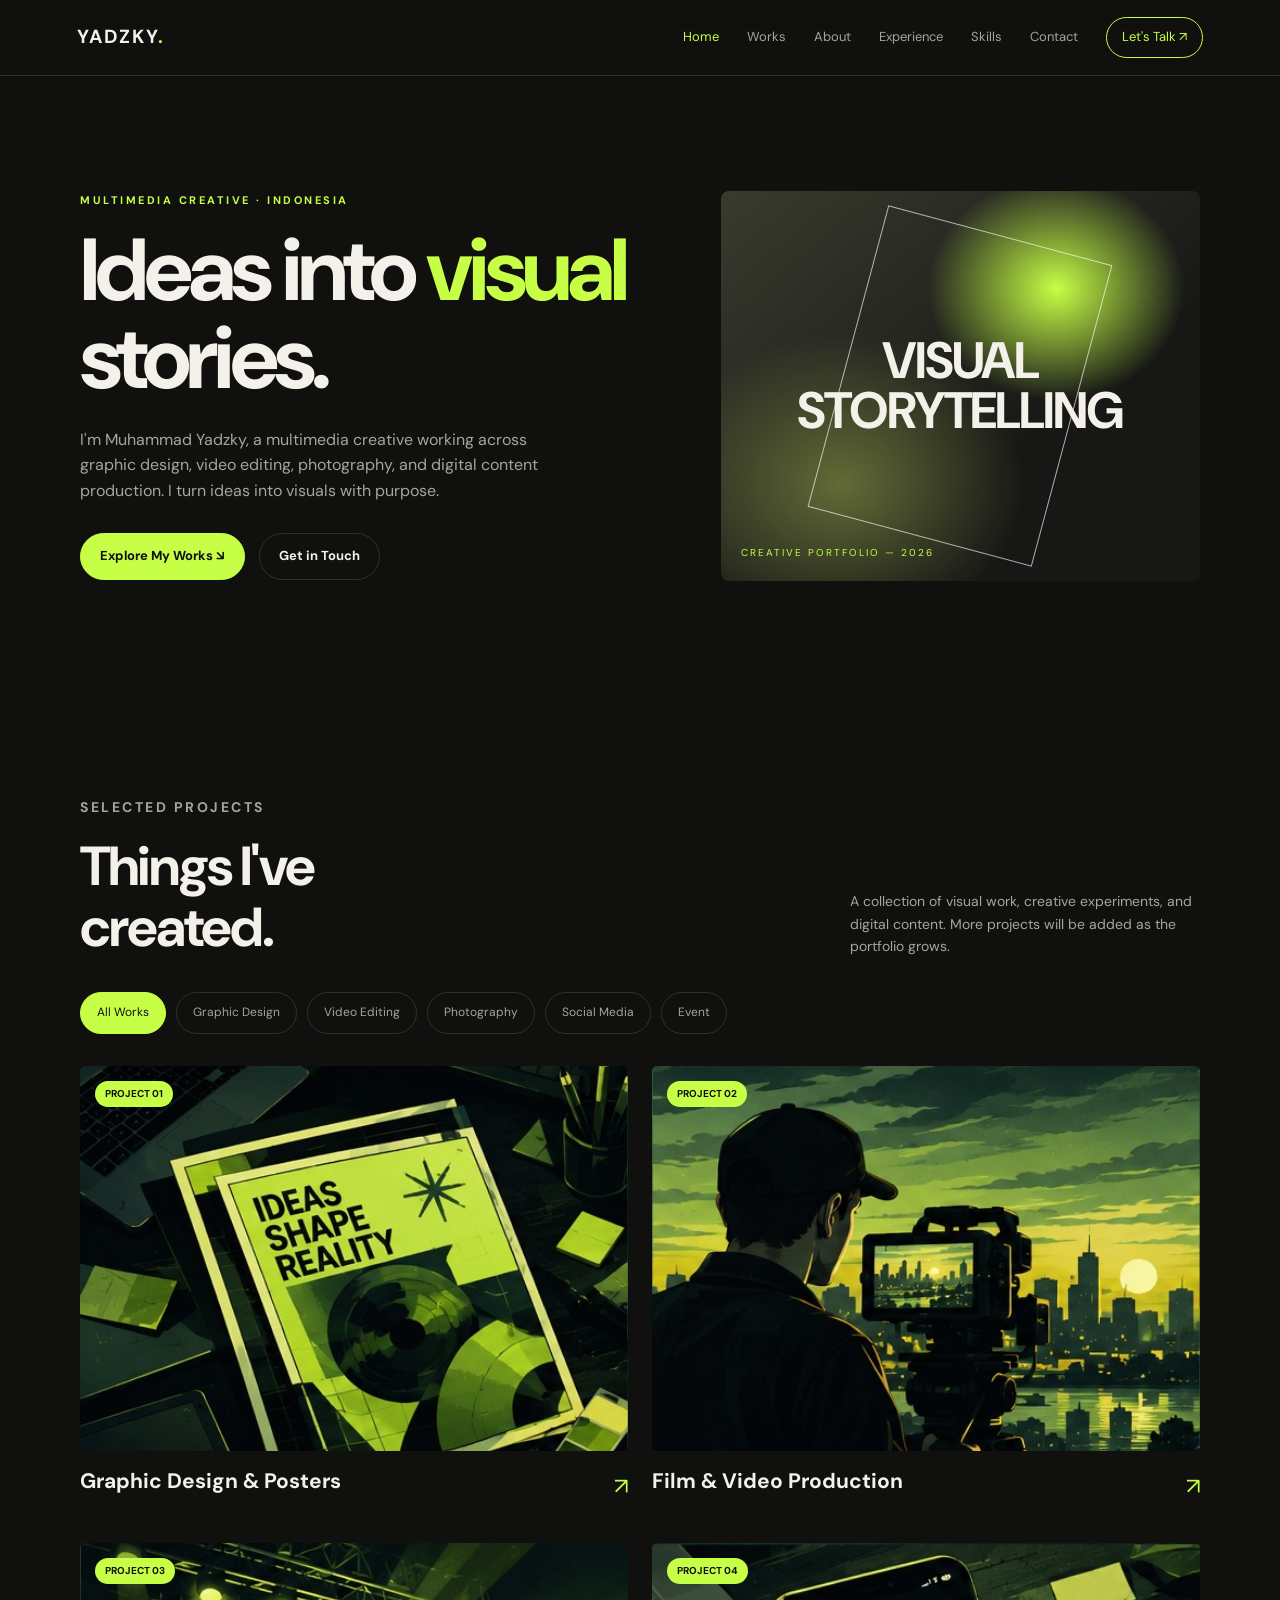
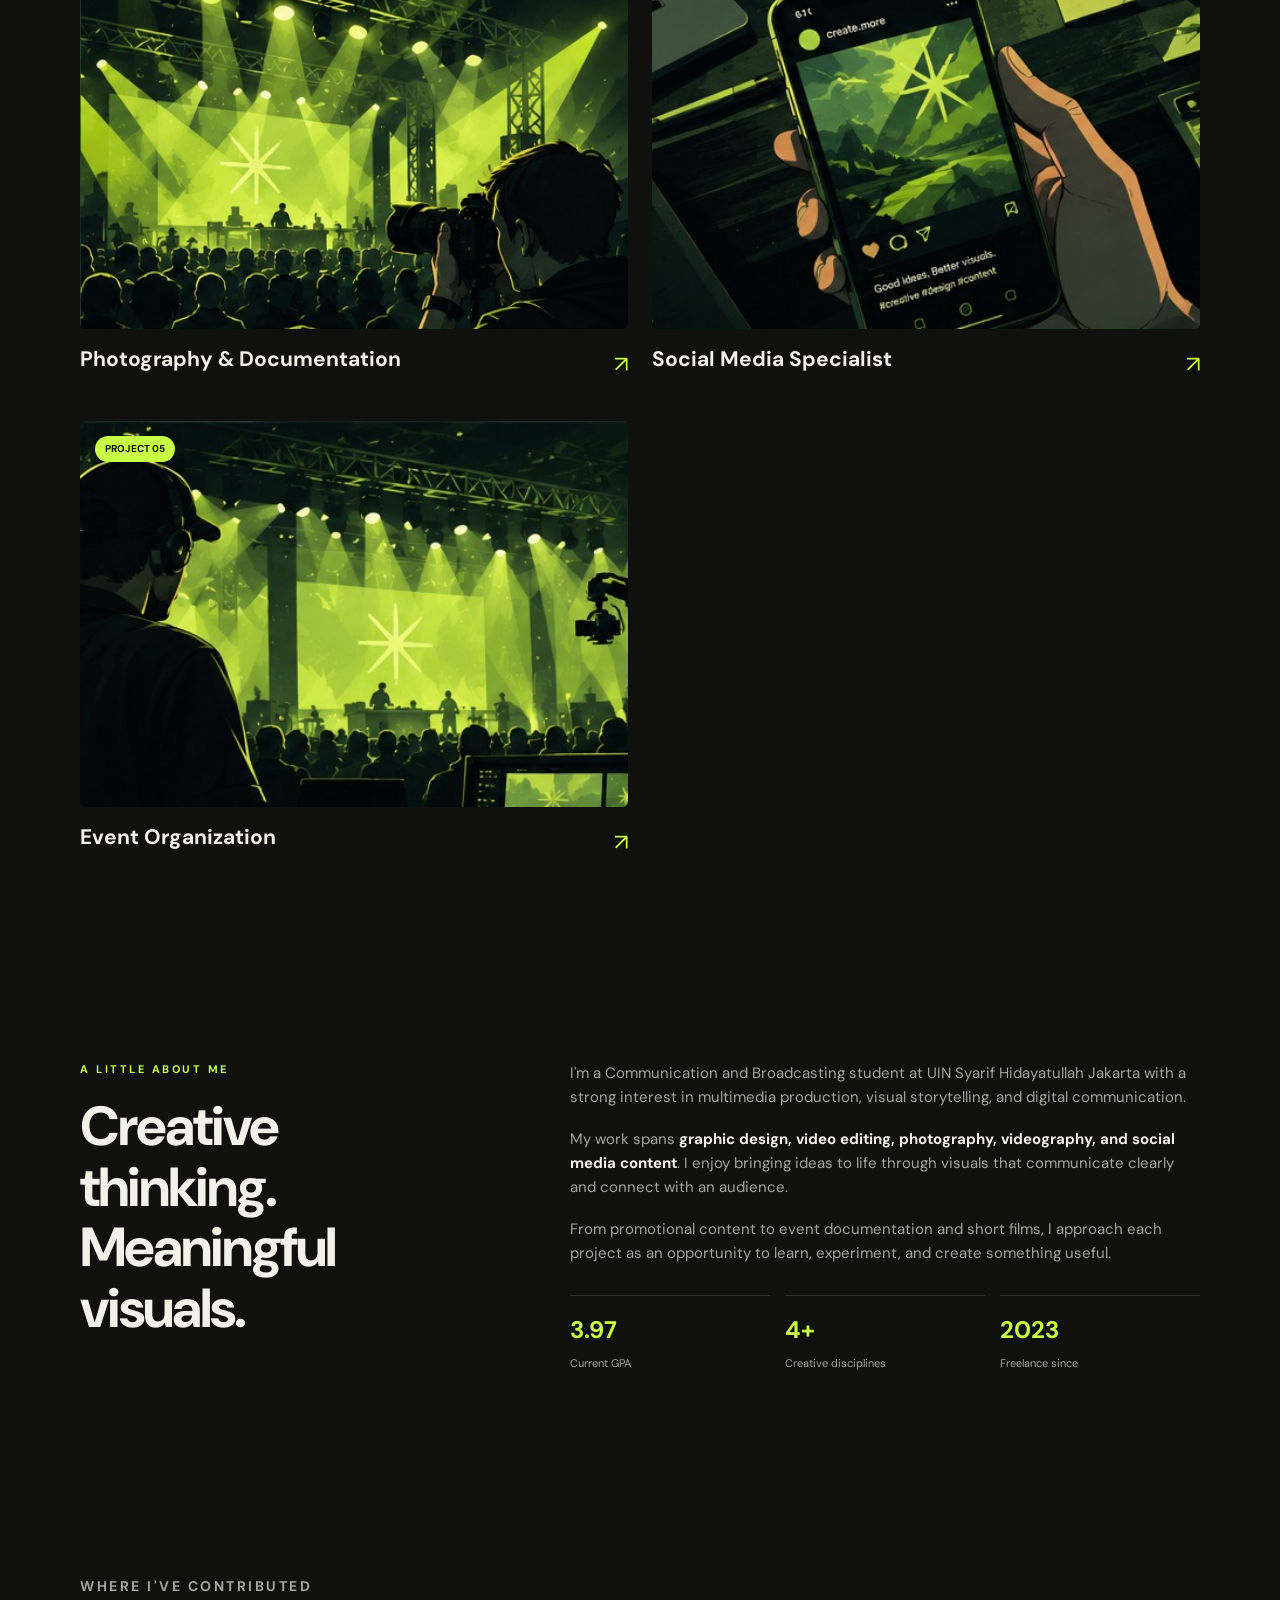
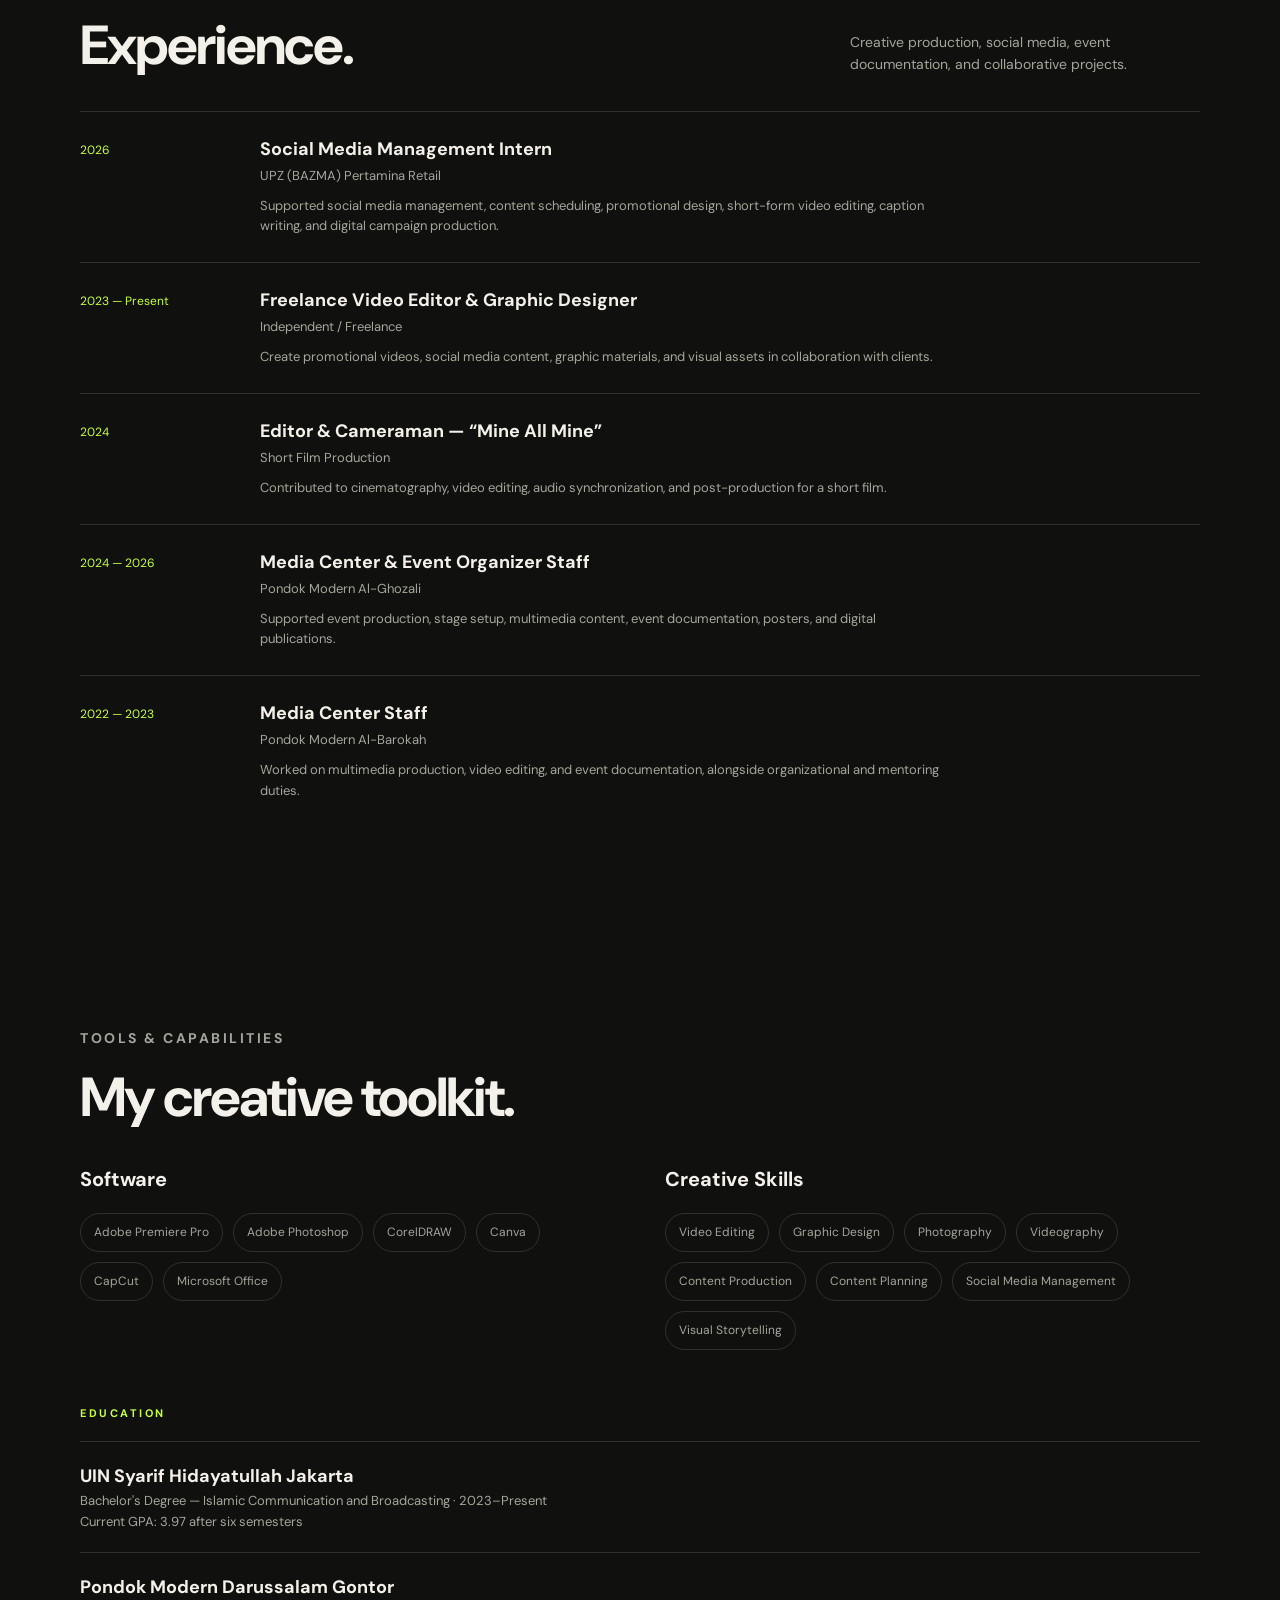
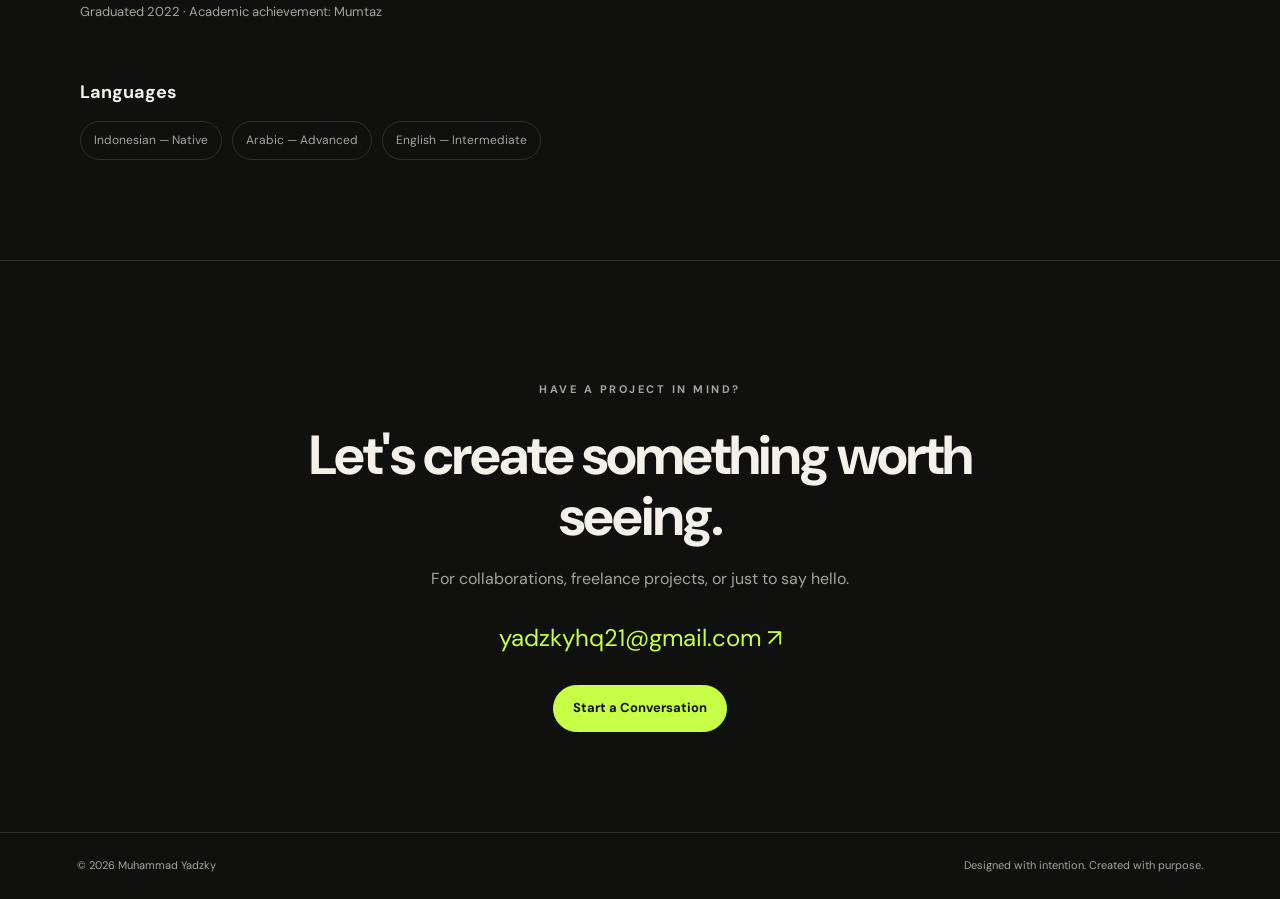
<file: index.html>
<!DOCTYPE html>
  <html lang="en">
  <head>
    <meta charset="UTF-8">
    <meta name="viewport" content="width=device-width, initial-scale=1.0">
    <meta name="description" content="Portfolio of Muhammad Yadzky — graphic design, video editing, photography and digital content creation.">
    <title>Muhammad Yadzky — Creative Portfolio</title>

    <link rel="preconnect" href="https://fonts.googleapis.com">
    <link rel="preconnect" href="https://fonts.gstatic.com" crossorigin>
    <link href="https://fonts.googleapis.com/css2?family=DM+Sans:wght@400;500;600;700&display=swap" rel="stylesheet">

    <style>
      :root {
        --bg: #10100f;
        --surface: #191918;
        --text: #f3f1e9;
        --muted: #a5a59c;
        --accent: #c6ff45;
        --border: rgba(255,255,255,.13);
      }

      * { box-sizing: border-box; margin: 0; padding: 0; }

      html {
        scroll-behavior: smooth;
        scroll-padding-top: 90px;
      }

      body {
        background: var(--bg);
        color: var(--text);
        font-family: "DM Sans", sans-serif;
        line-height: 1.6;
      }

      a { color: inherit; text-decoration: none; }
      button { font: inherit; }
      img { width: 100%; display: block; }

      .container {
        width: min(1120px, 88%);
        margin-inline: auto;
      }

      .navbar {
        min-height: 76px;
        display: flex;
        align-items: center;
        justify-content: space-between;
        gap: 24px;
        border-bottom: 1px solid var(--border);
        position: sticky;
        top: 0;
        z-index: 100;
        background: rgba(16,16,15,.94);
        backdrop-filter: blur(16px);
        padding: 0 6%;
      }

      .logo {
        font-size: 19px;
        font-weight: 700;
        letter-spacing: 2px;
      }

      .logo span { color: var(--accent); }

      .nav-links {
        display: flex;
        align-items: center;
        gap: 28px;
      }

      .nav-link {
        color: var(--muted);
        font-size: 13px;
        transition: color .2s;
      }

      .nav-link:hover,
      .nav-link.active { color: var(--accent); }

      .nav-email {
        border: 1px solid var(--accent);
        border-radius: 99px;
        padding: 9px 15px;
        color: var(--accent);
      }

      .menu-toggle {
        display: none;
        background: transparent;
        color: var(--text);
        border: 0;
        font-size: 25px;
        cursor: pointer;
      }

      section { padding: 100px 0; }

      .eyebrow {
        color: var(--accent);
        text-transform: uppercase;
        letter-spacing: 2.5px;
        font-size: 11px;
        font-weight: 700;
        margin-bottom: 18px;
      }

      .hero {
        min-height: 620px;
        display: grid;
        grid-template-columns: 1.1fr .9fr;
        gap: 55px;
        align-items: center;
        padding-top: 90px;
        padding-bottom: 90px;
      }

      .hero h1 {
        font-size: clamp(48px, 7vw, 88px);
        letter-spacing: -5px;
        line-height: .99;
        max-width: 720px;
      }

      .hero h1 span { color: var(--accent); }

      .hero-description {
        max-width: 480px;
        margin-top: 25px;
        color: var(--muted);
        font-size: 16px;
      }

      .hero-actions {
        display: flex;
        flex-wrap: wrap;
        gap: 14px;
        margin-top: 30px;
      }

      .button {
        display: inline-flex;
        align-items: center;
        justify-content: center;
        border: 1px solid var(--accent);
        padding: 12px 19px;
        border-radius: 99px;
        color: var(--bg);
        background: var(--accent);
        font-size: 13px;
        font-weight: 700;
        transition: transform .2s, background .2s;
      }

      .button:hover { transform: translateY(-3px); }

      .button.secondary {
        background: transparent;
        color: var(--text);
        border-color: var(--border);
      }

      .hero-art {
        min-height: 390px;
        border-radius: 8px;
        overflow: hidden;
        position: relative;
        background:
          radial-gradient(ellipse at 70% 25%, #c6ff45 0%, transparent 27%),
          radial-gradient(ellipse at 25% 75%, #626b36 0%, transparent 36%),
          linear-gradient(140deg, #393b2e, #171816 65%);
        display: flex;
        align-items: center;
        justify-content: center;
      }

      .hero-art::before {
        content: "";
        width: 230px;
        height: 310px;
        border: 1px solid rgba(255,255,255,.65);
        transform: rotate(15deg);
        position: absolute;
      }

      .hero-art::after {
        content: "VISUAL\A STORYTELLING";
        white-space: pre;
        position: absolute;
        font-size: clamp(32px, 4vw, 53px);
        font-weight: 700;
        letter-spacing: -2px;
        line-height: .98;
        text-align: center;
      }

      .hero-art-label {
        position: absolute;
        bottom: 20px;
        left: 20px;
        font-size: 10px;
        letter-spacing: 2px;
        color: var(--accent);
      }

      .section-heading {
        display: flex;
        justify-content: space-between;
        align-items: end;
        gap: 24px;
        margin-bottom: 35px;
      }

      .section-heading h2,
      .about h2,
      .contact h2 {
        font-size: clamp(34px, 5vw, 55px);
        line-height: 1.1;
        letter-spacing: -2px;
      }

      .section-heading p {
        max-width: 350px;
        color: var(--muted);
        font-size: 14px;
      }

      .work-filters {
        display: flex;
        flex-wrap: wrap;
        gap: 10px;
        margin: 0 0 32px;
      }

      .work-filter {
        padding: 10px 16px;
        border: 1px solid var(--border);
        border-radius: 99px;
        background: transparent;
        color: var(--muted);
        font-size: 12px;
        cursor: pointer;
        transition: .2s;
      }

      .work-filter:hover,
      .work-filter.active {
        background: var(--accent);
        border-color: var(--accent);
        color: var(--bg);
      }

      .project-grid {
        display: grid;
        grid-template-columns: repeat(2, minmax(0, 1fr));
        gap: 38px 24px;
      }

      .project-card {
        display: block;
        min-width: 0;
      }

      .project-card.is-filtered-out { display: none; }

      .project-image {
        aspect-ratio: 1.42;
        overflow: hidden;
        background: var(--surface);
        border-radius: 5px;
        position: relative;
      }

      .project-image img {
        height: 100%;
        object-fit: cover;
        transition: transform .5s;
      }

      .project-card:hover .project-image img { transform: scale(1.045); }

      .project-number {
        position: absolute;
        top: 15px;
        left: 15px;
        background: var(--accent);
        color: var(--bg);
        border-radius: 99px;
        padding: 5px 10px;
        font-size: 10px;
        font-weight: 700;
      }

      .project-info {
        display: flex;
        justify-content: space-between;
        align-items: start;
        gap: 14px;
        padding-top: 17px;
      }

      .project-info h3 {
        font-size: 21px;
        line-height: 1.3;
      }

      .project-info p {
        color: var(--muted);
        font-size: 12px;
        margin-top: 5px;
      }

      .project-arrow {
        color: var(--accent);
        font-size: 23px;
        transition: transform .2s;
      }

      .project-card:hover .project-arrow { transform: translate(3px, -3px); }

      .about-grid {
        display: grid;
        grid-template-columns: .8fr 1.2fr;
        gap: 70px;
      }

      .about h2 { max-width: 400px; }

      .about-copy p {
        color: var(--muted);
        margin-bottom: 18px;
        font-size: 15px;
      }

      .about-copy strong { color: var(--text); }

      .stat-row {
        display: grid;
        grid-template-columns: repeat(3, 1fr);
        gap: 15px;
        margin-top: 30px;
      }

      .stat {
        border-top: 1px solid var(--border);
        padding-top: 15px;
      }

      .stat strong {
        display: block;
        color: var(--accent);
        font-size: 24px;
      }

      .stat span {
        font-size: 11px;
        color: var(--muted);
      }

      .experience-list { margin-top: 35px; }

      .experience-item {
        display: grid;
        grid-template-columns: 155px 1fr;
        gap: 25px;
        padding: 25px 0;
        border-top: 1px solid var(--border);
      }

      .experience-date {
        color: var(--accent);
        font-size: 12px;
        padding-top: 4px;
      }

      .experience-item h3 {
        font-size: 18px;
        line-height: 1.4;
      }

      .experience-place {
        color: var(--muted);
        font-size: 13px;
        margin: 4px 0 9px;
      }

      .experience-item p:last-child {
        color: var(--muted);
        font-size: 13px;
        max-width: 680px;
      }

      .skills-layout {
        display: grid;
        grid-template-columns: 1fr 1fr;
        gap: 50px;
      }

      .skills-layout h3 {
        font-size: 20px;
        margin-bottom: 18px;
      }

      .skill-tags {
        display: flex;
        flex-wrap: wrap;
        gap: 10px;
      }

      .skill-tag {
        border: 1px solid var(--border);
        border-radius: 99px;
        padding: 9px 13px;
        color: var(--muted);
        font-size: 12px;
      }

      .education-item {
        padding: 20px 0;
        border-top: 1px solid var(--border);
      }

      .education-item h3 { font-size: 18px; }
      .education-item p { color: var(--muted); font-size: 13px; }

      .contact {
        border-top: 1px solid var(--border);
        text-align: center;
      }

      .contact h2 {
        max-width: 750px;
        margin: 0 auto;
      }

      .contact > .container > p {
        color: var(--muted);
        margin: 20px auto 27px;
      }

      .contact-email {
        color: var(--accent);
        font-size: clamp(17px, 3vw, 24px);
        overflow-wrap: anywhere;
      }

      footer {
        border-top: 1px solid var(--border);
        padding: 24px 6%;
        display: flex;
        justify-content: space-between;
        gap: 18px;
        color: var(--muted);
        font-size: 11px;
      }

      .reveal {
        opacity: 0;
        transform: translateY(18px);
        transition: opacity .55s ease, transform .55s ease;
      }

      .reveal.is-visible {
        opacity: 1;
        transform: translateY(0);
      }

      @media (prefers-reduced-motion: reduce) {
        html { scroll-behavior: auto; }
        *, *::before, *::after {
          animation-duration: .01ms !important;
          transition-duration: .01ms !important;
        }
        .reveal { opacity: 1; transform: none; }
      }

      @media (max-width: 850px) {
        .navbar { min-height: 70px; }
        .menu-toggle { display: block; }

        .nav-links {
          display: none;
          position: absolute;
          top: 69px;
          left: 0;
          right: 0;
          padding: 25px 6% 30px;
          background: var(--bg);
          border-bottom: 1px solid var(--border);
          flex-direction: column;
          align-items: stretch;
          gap: 20px;
        }

        .nav-links.open { display: flex; }
        .nav-email { text-align: center; }

        .hero {
          grid-template-columns: 1fr;
          gap: 38px;
          padding-top: 75px;
        }

        .hero-art { min-height: 330px; }
        .about-grid { grid-template-columns: 1fr; gap: 30px; }
        .skills-layout { gap: 30px; }
      }

      @media (max-width: 600px) {
        section { padding: 70px 0; }
        .container { width: 88%; }
        .hero h1 { letter-spacing: -3px; }
        .hero-art { min-height: 280px; }

        .section-heading {
          align-items: start;
          flex-direction: column;
        }

        .project-grid { grid-template-columns: 1fr; gap: 30px; }
        .project-info h3 { font-size: 19px; }
        .work-filters { gap: 8px; }
        .work-filter { padding: 9px 12px; font-size: 11px; }
        .experience-item { grid-template-columns: 1fr; gap: 8px; }
        .skills-layout { grid-template-columns: 1fr; }
        .stat-row { gap: 10px; }
        .stat strong { font-size: 21px; }

        footer {
          flex-direction: column;
          text-align: center;
        }
      }
    </style>
  </head>

  <body>
    <header class="navbar">
      <a class="logo" href="#home">YADZKY<span>.</span></a>

      <button
        class="menu-toggle"
        type="button"
        aria-label="Open navigation menu"
        aria-expanded="false"
      >☰</button>

      <nav class="nav-links" aria-label="Main navigation">
        <a class="nav-link active" href="#home">Home</a>
        <a class="nav-link" href="#works">Works</a>
        <a class="nav-link" href="#about">About</a>
        <a class="nav-link" href="#experience">Experience</a>
        <a class="nav-link" href="#skills">Skills</a>
        <a class="nav-link" href="#contact">Contact</a>
        <a class="nav-link nav-email" href="mailto:yadzkyhq21@gmail.com">Let's Talk ↗</a>
      </nav>
    </header>

    <main>
      <section class="hero container" id="home">
        <div>
          <p class="eyebrow">Multimedia Creative · Indonesia</p>
          <h1>Ideas into <span>visual</span> stories.</h1>
          <p class="hero-description">
            I'm Muhammad Yadzky, a multimedia creative working across graphic
            design, video editing, photography, and digital content production.
            I turn ideas into visuals with purpose.
          </p>

          <div class="hero-actions">
            <a class="button" href="#works">Explore My Works ↘</a>
            <a class="button secondary" href="#contact">Get in Touch</a>
          </div>
        </div>

        <div class="hero-art" aria-label="Abstract visual storytelling artwork">
          <span class="hero-art-label">CREATIVE PORTFOLIO — 2026</span>
        </div>
      </section>

      <section id="works">
        <div class="container">
          <div class="section-heading">
            <div>
              <p class="eyebrow">Selected Projects</p>
              <h2>Things I've<br>created.</h2>
            </div>
            <p>
              A collection of visual work, creative experiments, and digital
              content. More projects will be added as the portfolio grows.
            </p>
          </div>

          <div class="work-filters" aria-label="Filter portfolio projects">
            <button class="work-filter active" type="button" data-work-filter="all" aria-pressed="true">All Works</button>
            <button class="work-filter" type="button" data-work-filter="design" aria-pressed="false">Graphic Design</button>
            <button class="work-filter" type="button" data-work-filter="video" aria-pressed="false">Video Editing</button>
            <button class="work-filter" type="button" data-work-filter="photo" aria-pressed="false">Photography</button>
            <button class="work-filter" type="button" data-work-filter="social" aria-pressed="false">Social Media</button>
            <button class="work-filter" type="button" data-work-filter="event" aria-pressed="false">Event</button>
          </div>

          <div class="project-grid">
            <a href="project-01.html" class="project-card" data-category="design">
              <div class="project-image">
                <img
                  src="project-01.jpg"
                  alt="Ilustrasi Project 01"
                  loading="lazy"
                >
                <span class="project-number">PROJECT 01</span>
              </div>
              <div class="project-info">
                <div>
                  <h3>Graphic Design & Posters</h3>
                </div>
                <span class="project-arrow">↗</span>
              </div>
            </a>

            <a href="project-02.html" class="project-card" data-category="video">
              <div class="project-image">
                <img
                  src="project-02.jpg"
                  alt="Ilustrasi Project 02"
                  loading="lazy"
                >
                <span class="project-number">PROJECT 02</span>
              </div>
              <div class="project-info">
                <div>
                  <h3>Film & Video Production</h3>
                </div>
                <span class="project-arrow">↗</span>
              </div>
            </a>

            <a href="project-03.html" class="project-card" data-category="photo">
              <div class="project-image">
                <img
                  src="project-03.jpg"
                  alt="Ilustrasi Project 03"
                  loading="lazy"
                >
                <span class="project-number">PROJECT 03</span>
              </div>
              <div class="project-info">
                <div>
                  <h3>Photography & Documentation</h3>
                </div>
                <span class="project-arrow">↗</span>
              </div>
            </a>

            <a href="project-04.html" class="project-card" data-category="social">
              <div class="project-image">
                <img
                  src="project-04.jpg"
                  alt="Ilustrasi Project 04"
                  loading="lazy"
                >
                <span class="project-number">PROJECT 04</span>
              </div>
              <div class="project-info">
                <div>
                  <h3>Social Media Specialist</h3>
                </div>
                <span class="project-arrow">↗</span>
              </div>
            </a>

            <a href="project-05.html" class="project-card" data-category="event">
              <div class="project-image">
                <img
                  src="project-05.jpg"
                  alt="Ilustrasi Project 05"
                  loading="lazy"
                >
                <span class="project-number">PROJECT 05</span>
              </div>
              <div class="project-info">
                <div>
                  <h3>Event Organization</h3>
                </div>
                <span class="project-arrow">↗</span>
              </div>
            </a>
          </div>
        </div>
      </section>

      <section id="about">
        <div class="container about-grid about">
          <div>
            <p class="eyebrow">A Little About Me</p>
            <h2>Creative thinking. Meaningful visuals.</h2>
          </div>

          <div class="about-copy">
            <p>
              I'm a Communication and Broadcasting student at UIN Syarif
              Hidayatullah Jakarta with a strong interest in multimedia
              production, visual storytelling, and digital communication.
            </p>
            <p>
              My work spans <strong>graphic design, video editing,
              photography, videography, and social media content</strong>.
              I enjoy bringing ideas to life through visuals that communicate
              clearly and connect with an audience.
            </p>
            <p>
              From promotional content to event documentation and short films,
              I approach each project as an opportunity to learn, experiment,
              and create something useful.
            </p>

            <div class="stat-row">
              <div class="stat">
                <strong>3.97</strong>
                <span>Current GPA</span>
              </div>
              <div class="stat">
                <strong>4+</strong>
                <span>Creative disciplines</span>
              </div>
              <div class="stat">
                <strong>2023</strong>
                <span>Freelance since</span>
              </div>
            </div>
          </div>
        </div>
      </section>

      <section id="experience">
        <div class="container">
          <div class="section-heading">
            <div>
              <p class="eyebrow">Where I've Contributed</p>
              <h2>Experience.</h2>
            </div>
            <p>
              Creative production, social media, event documentation, and
              collaborative projects.
            </p>
          </div>

          <div class="experience-list">
            <article class="experience-item">
              <div class="experience-date">2026</div>
              <div>
                <h3>Social Media Management Intern</h3>
                <p class="experience-place">UPZ (BAZMA) Pertamina Retail</p>
                <p>
                  Supported social media management, content scheduling,
                  promotional design, short-form video editing, caption writing,
                  and digital campaign production.
                </p>
              </div>
            </article>

            <article class="experience-item">
              <div class="experience-date">2023 — Present</div>
              <div>
                <h3>Freelance Video Editor & Graphic Designer</h3>
                <p class="experience-place">Independent / Freelance</p>
                <p>
                  Create promotional videos, social media content, graphic
                  materials, and visual assets in collaboration with clients.
                </p>
              </div>
            </article>

            <article class="experience-item">
              <div class="experience-date">2024</div>
              <div>
                <h3>Editor & Cameraman — “Mine All Mine”</h3>
                <p class="experience-place">Short Film Production</p>
                <p>
                  Contributed to cinematography, video editing, audio
                  synchronization, and post-production for a short film.
                </p>
              </div>
            </article>

            <article class="experience-item">
              <div class="experience-date">2024 — 2026</div>
              <div>
                <h3>Media Center & Event Organizer Staff</h3>
                <p class="experience-place">Pondok Modern Al-Ghozali</p>
                <p>
                  Supported event production, stage setup, multimedia content,
                  event documentation, posters, and digital publications.
                </p>
              </div>
            </article>

            <article class="experience-item">
              <div class="experience-date">2022 — 2023</div>
              <div>
                <h3>Media Center Staff</h3>
                <p class="experience-place">Pondok Modern Al-Barokah</p>
                <p>
                  Worked on multimedia production, video editing, and event
                  documentation, alongside organizational and mentoring duties.
                </p>
              </div>
            </article>
          </div>
        </div>
      </section>

      <section id="skills">
        <div class="container">
          <div class="section-heading">
            <div>
              <p class="eyebrow">Tools & Capabilities</p>
              <h2>My creative toolkit.</h2>
            </div>
          </div>

          <div class="skills-layout">
            <div class="skills-block">
              <h3>Software</h3>
              <div class="skill-tags">
                <span class="skill-tag">Adobe Premiere Pro</span>
                <span class="skill-tag">Adobe Photoshop</span>
                <span class="skill-tag">CorelDRAW</span>
                <span class="skill-tag">Canva</span>
                <span class="skill-tag">CapCut</span>
                <span class="skill-tag">Microsoft Office</span>
              </div>
            </div>

            <div class="skills-block">
              <h3>Creative Skills</h3>
              <div class="skill-tags">
                <span class="skill-tag">Video Editing</span>
                <span class="skill-tag">Graphic Design</span>
                <span class="skill-tag">Photography</span>
                <span class="skill-tag">Videography</span>
                <span class="skill-tag">Content Production</span>
                <span class="skill-tag">Content Planning</span>
                <span class="skill-tag">Social Media Management</span>
                <span class="skill-tag">Visual Storytelling</span>
              </div>
            </div>
          </div>

          <div style="margin-top: 55px;">
            <p class="eyebrow">Education</p>

            <div class="education-item">
              <h3>UIN Syarif Hidayatullah Jakarta</h3>
              <p>
                Bachelor's Degree — Islamic Communication and Broadcasting
                · 2023–Present
              </p>
              <p>Current GPA: 3.97 after six semesters</p>
            </div>

            <div class="education-item">
              <h3>Pondok Modern Darussalam Gontor</h3>
              <p>Graduated 2022 · Academic achievement: Mumtaz</p>
            </div>
          </div>

          <div style="margin-top: 35px;">
            <h3 style="font-size: 18px; margin-bottom: 14px;">Languages</h3>
            <div class="skill-tags">
              <span class="skill-tag">Indonesian — Native</span>
              <span class="skill-tag">Arabic — Advanced</span>
              <span class="skill-tag">English — Intermediate</span>
            </div>
          </div>
        </div>
      </section>

      <section id="contact" class="contact">
        <div class="container">
          <p class="eyebrow">Have a Project in Mind?</p>
          <h2>Let's create something worth seeing.</h2>
          <p>For collaborations, freelance projects, or just to say hello.</p>
          <a class="contact-email" href="mailto:yadzkyhq21@gmail.com">
            yadzkyhq21@gmail.com ↗
          </a>
          <div style="margin-top: 28px;">
            <a class="button" href="mailto:yadzkyhq21@gmail.com">Start a Conversation</a>
          </div>
        </div>
      </section>
    </main>

    <footer>
      <span>© 2026 Muhammad Yadzky</span>
      <span>Designed with intention. Created with purpose.</span>
    </footer>

    <script>
      // Mobile navigation
      const menuToggle = document.querySelector('.menu-toggle');
      const navLinks = document.querySelector('.nav-links');
      const navItems = document.querySelectorAll('.nav-link');

      if (menuToggle && navLinks) {
        menuToggle.addEventListener('click', () => {
          const isOpen = navLinks.classList.toggle('open');
          menuToggle.setAttribute('aria-expanded', String(isOpen));
          menuToggle.textContent = isOpen ? '✕' : '☰';
        });

        navLinks.querySelectorAll('a').forEach((link) => {
          link.addEventListener('click', () => {
            navLinks.classList.remove('open');
            menuToggle.setAttribute('aria-expanded', 'false');
            menuToggle.textContent = '☰';
          });
        });
      }

      // Highlight the navigation link for the current section
      const pageSections = document.querySelectorAll('main section[id]');

      if ('IntersectionObserver' in window && pageSections.length) {
        const sectionObserver = new IntersectionObserver((entries) => {
          entries.forEach((entry) => {
            if (entry.isIntersecting) {
              navItems.forEach((link) => {
                link.classList.toggle(
                  'active',
                  link.getAttribute('href') === '#' + entry.target.id
                );
              });
            }
          });
        }, { rootMargin: '-25% 0px -60% 0px' });

        pageSections.forEach((section) => sectionObserver.observe(section));
      }

      // Filter portfolio projects
      const workFilterButtons = document.querySelectorAll('[data-work-filter]');
      const workFilterCards = document.querySelectorAll('.project-card[data-category]');

      workFilterButtons.forEach((button) => {
        button.addEventListener('click', () => {
          const selectedCategory = button.dataset.workFilter;

          workFilterButtons.forEach((filterButton) => {
            const isActive = filterButton === button;
            filterButton.classList.toggle('active', isActive);
            filterButton.setAttribute('aria-pressed', String(isActive));
          });

          workFilterCards.forEach((card) => {
            const matches =
              selectedCategory === 'all' ||
              card.dataset.category === selectedCategory;

            card.classList.toggle('is-filtered-out', !matches);
          });
        });
      });

      // Scroll reveal animations
      const revealElements = document.querySelectorAll(
        '.section-heading, .project-card, .about, .experience-item, .skills-block, .contact'
      );

      if ('IntersectionObserver' in window && !window.matchMedia('(prefers-reduced-motion: reduce)').matches) {
        revealElements.forEach((element) => element.classList.add('reveal'));

        const revealObserver = new IntersectionObserver((entries, observer) => {
          entries.forEach((entry) => {
            if (entry.isIntersecting) {
              entry.target.classList.add('is-visible');
              observer.unobserve(entry.target);
            }
          });
        }, { threshold: 0.12 });

        revealElements.forEach((element) => revealObserver.observe(element));
      }
    </script>
  </body>
  </html>
</file>
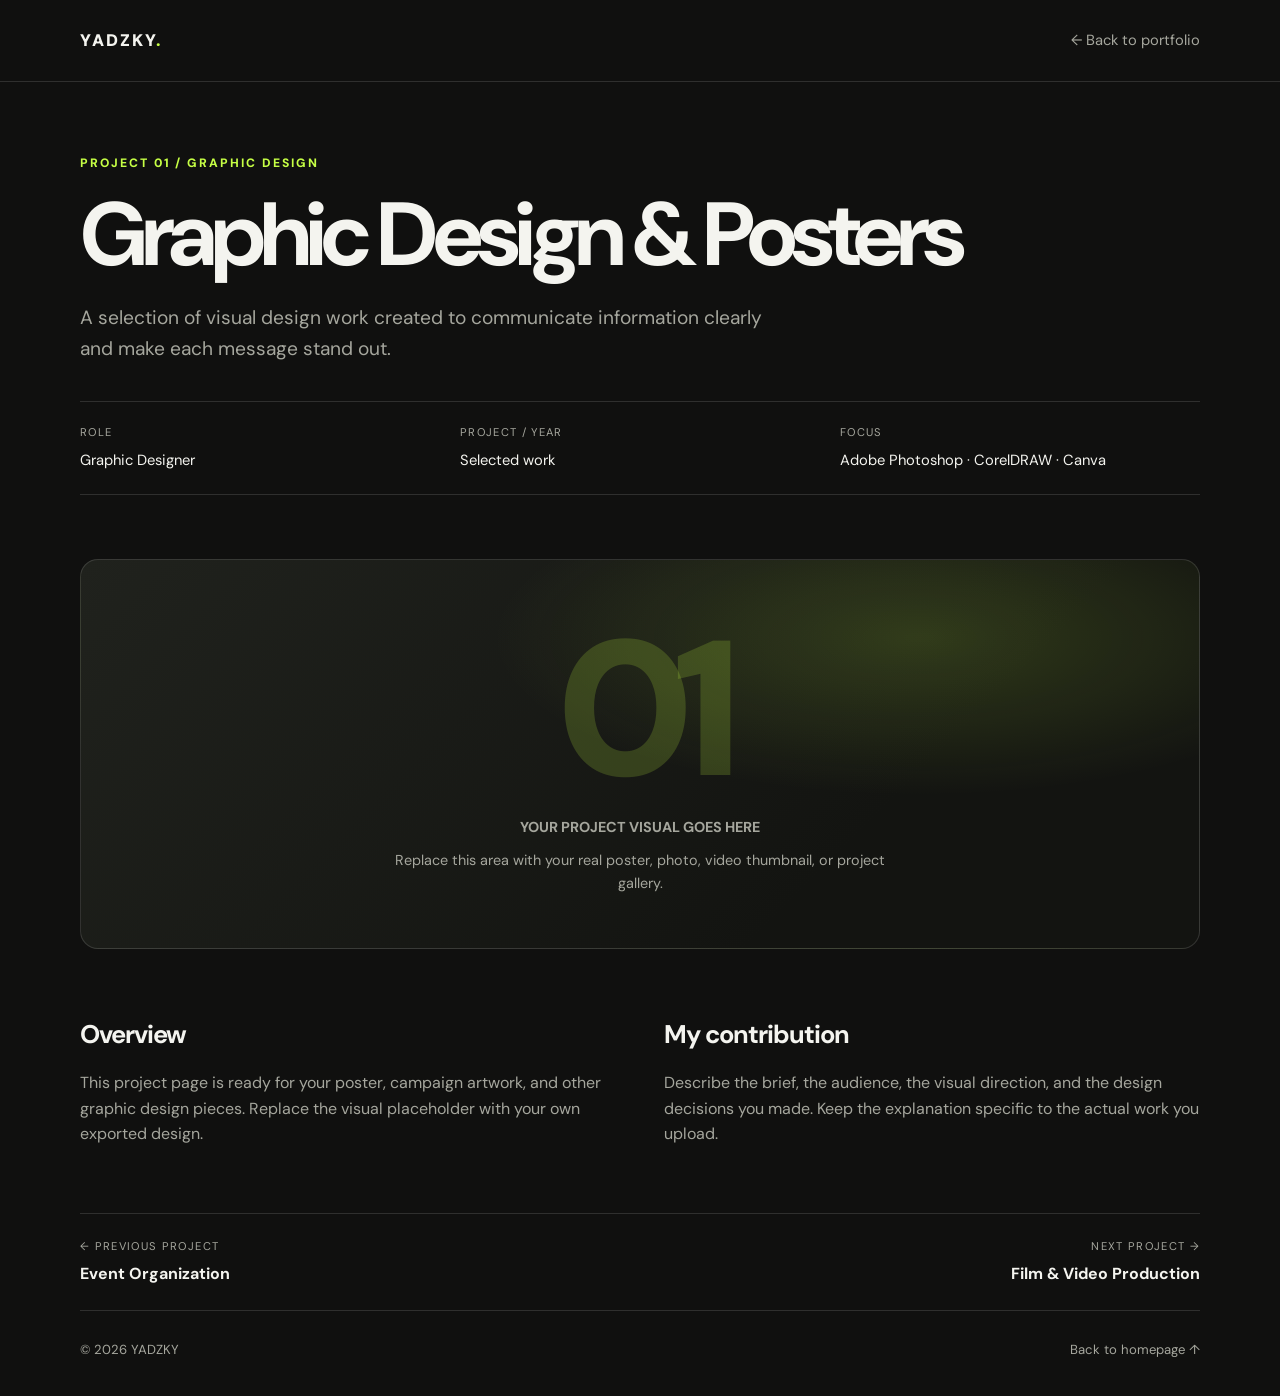
<file: yadzky-project-pages/project-01.html>
<!DOCTYPE html>
<html lang="en">
<head>
  <meta charset="UTF-8">
  <meta name="viewport" content="width=device-width, initial-scale=1.0">
  <meta name="theme-color" content="#10100f">
  <title>Graphic Design & Posters — YADZKY</title>
  <meta name="description" content="A selection of visual design work created to communicate information clearly and make each message stand out.">
  <link rel="preconnect" href="https://fonts.googleapis.com">
  <link rel="preconnect" href="https://fonts.gstatic.com" crossorigin>
  <link href="https://fonts.googleapis.com/css2?family=DM+Sans:wght@400;500;600;700;800;900&display=swap" rel="stylesheet">
  <style>
:root{--bg:#10100f;--panel:#171816;--text:#f4f4ef;--muted:#a5a69d;--lime:#c6ff45;--line:rgba(255,255,255,.13);--max:1120px}
*{box-sizing:border-box}html{scroll-behavior:smooth}body{margin:0;background:var(--bg);color:var(--text);font-family:'DM Sans',Arial,sans-serif;line-height:1.6}a{color:inherit;text-decoration:none}.wrap{width:min(var(--max),calc(100% - 40px));margin:auto}
header{height:82px;border-bottom:1px solid var(--line);display:flex;align-items:center}.nav{display:flex;justify-content:space-between;align-items:center;gap:20px}.logo{font-size:1.05rem;font-weight:900;letter-spacing:.12em}.logo span{color:var(--lime)}.back{color:var(--muted);font-size:.92rem}.back:hover,.project-nav a:hover{color:var(--lime)}
.hero{padding:72px 0 34px}.eyebrow{color:var(--lime);font-size:.76rem;font-weight:800;letter-spacing:.16em;text-transform:uppercase}.hero h1{font-size:clamp(2.8rem,7vw,5.7rem);line-height:.98;letter-spacing:-.065em;max-width:900px;margin:18px 0 24px}.intro{font-size:clamp(1rem,2vw,1.2rem);color:var(--muted);max-width:690px}
.meta{display:grid;grid-template-columns:repeat(3,minmax(0,1fr));gap:20px;border-top:1px solid var(--line);border-bottom:1px solid var(--line);padding:22px 0;margin:36px 0 30px}.meta-label{font-size:.7rem;color:var(--muted);letter-spacing:.12em;text-transform:uppercase;display:block;margin-bottom:5px}.meta-value{font-size:.92rem}
.visual{min-height:390px;border:1px solid var(--line);border-radius:18px;background:radial-gradient(ellipse at 75% 20%,rgba(198,255,69,.16),transparent 36%),linear-gradient(135deg,#20221d,#131411 70%);display:grid;place-items:center;text-align:center;padding:28px;overflow:hidden}.visual-inner{max-width:520px}.visual-number{font-size:clamp(5rem,20vw,12rem);font-weight:900;line-height:1;color:rgba(198,255,69,.18);letter-spacing:-.09em}.visual p{margin:10px 0 0;color:var(--muted);font-size:.9rem}.content{display:grid;grid-template-columns:1fr 1fr;gap:48px;padding:66px 0}.content h2{font-size:1.6rem;letter-spacing:-.04em;margin:0 0 14px}.content p{color:var(--muted);margin:0}.tools{display:flex;flex-wrap:wrap;gap:8px;margin-top:20px}.tools span{border:1px solid var(--line);border-radius:99px;padding:7px 12px;color:#d8d9d1;font-size:.8rem}
.project-nav{border-top:1px solid var(--line);border-bottom:1px solid var(--line);padding:24px 0;display:flex;justify-content:space-between;gap:18px}.project-nav small{display:block;color:var(--muted);font-size:.7rem;letter-spacing:.12em;text-transform:uppercase}.project-nav strong{display:block;margin-top:5px;font-size:1rem}.right{text-align:right}footer{padding:28px 0 36px;color:var(--muted);font-size:.82rem;display:flex;justify-content:space-between;gap:16px}
@media(max-width:650px){header{height:70px}.hero{padding-top:52px}.meta{grid-template-columns:1fr;gap:14px}.visual{min-height:280px}.content{grid-template-columns:1fr;gap:32px;padding:46px 0}.project-nav strong{font-size:.88rem}footer{flex-direction:column;gap:4px}}
</style>
</head>
<body>
  <header>
    <div class="wrap nav">
      <a class="logo" href="index.html" aria-label="Yadzky home">YADZKY<span>.</span></a>
      <a class="back" href="index.html">← Back to portfolio</a>
    </div>
  </header>
  <main class="wrap">
    <section class="hero">
      <div class="eyebrow">Project 01 / GRAPHIC DESIGN</div>
      <h1>Graphic Design & Posters</h1>
      <p class="intro">A selection of visual design work created to communicate information clearly and make each message stand out.</p>
      <div class="meta">
        <div><span class="meta-label">Role</span><span class="meta-value">Graphic Designer</span></div>
        <div><span class="meta-label">Project / Year</span><span class="meta-value">Selected work</span></div>
        <div><span class="meta-label">Focus</span><span class="meta-value">Adobe Photoshop · CorelDRAW · Canva</span></div>
      </div>
    </section>
    <section class="visual" aria-label="Project media placeholder">
      <div class="visual-inner">
        <div class="visual-number">01</div>
        <p><strong>YOUR PROJECT VISUAL GOES HERE</strong></p>
        <p>Replace this area with your real poster, photo, video thumbnail, or project gallery.</p>
      </div>
    </section>
    <div class="content">
      <section><h2>Overview</h2><p>This project page is ready for your poster, campaign artwork, and other graphic design pieces. Replace the visual placeholder with your own exported design.</p></section>
<section><h2>My contribution</h2><p>Describe the brief, the audience, the visual direction, and the design decisions you made. Keep the explanation specific to the actual work you upload.</p></section>
    </div>
    <nav class="project-nav" aria-label="Project navigation">
      <a href="project-05.html"><small>← Previous project</small><strong>Event Organization</strong></a>
      <a class="right" href="project-02.html"><small>Next project →</small><strong>Film & Video Production</strong></a>
    </nav>
  </main>
  <footer class="wrap">
    <span>© 2026 YADZKY</span>
    <a href="index.html">Back to homepage ↑</a>
  </footer>
</body>
</html>
</file>
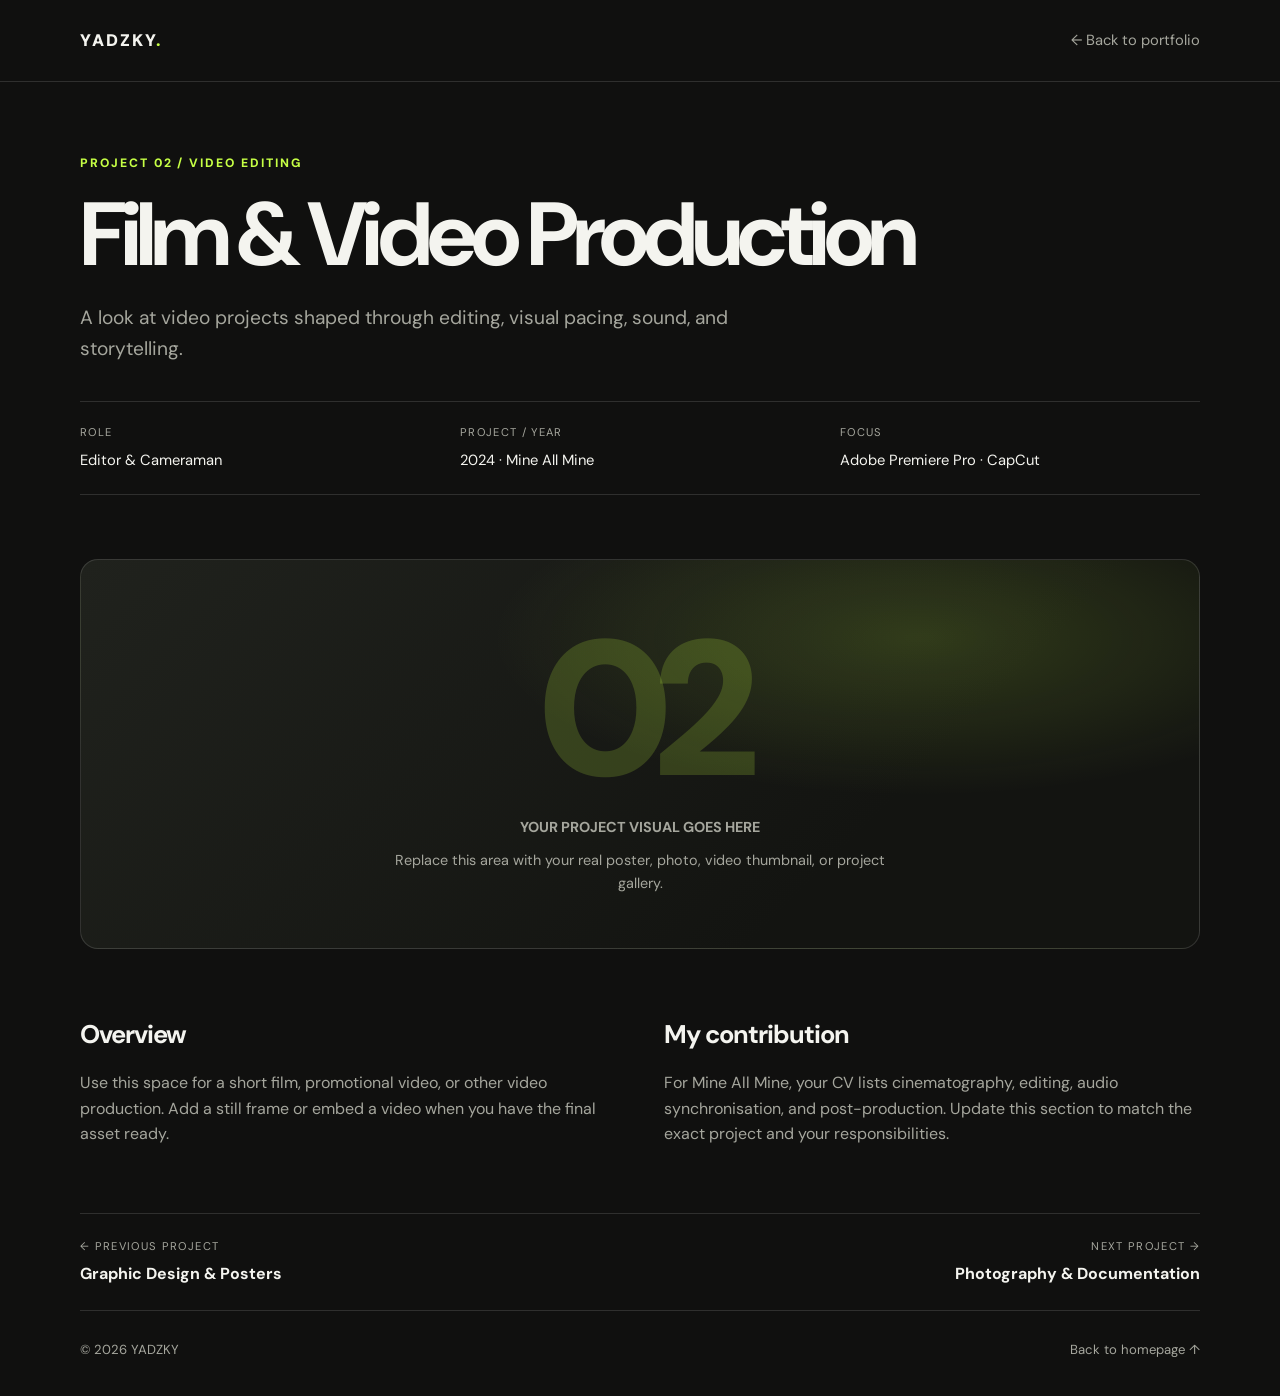
<file: yadzky-project-pages/project-02.html>
<!DOCTYPE html>
<html lang="en">
<head>
  <meta charset="UTF-8">
  <meta name="viewport" content="width=device-width, initial-scale=1.0">
  <meta name="theme-color" content="#10100f">
  <title>Film & Video Production — YADZKY</title>
  <meta name="description" content="A look at video projects shaped through editing, visual pacing, sound, and storytelling.">
  <link rel="preconnect" href="https://fonts.googleapis.com">
  <link rel="preconnect" href="https://fonts.gstatic.com" crossorigin>
  <link href="https://fonts.googleapis.com/css2?family=DM+Sans:wght@400;500;600;700;800;900&display=swap" rel="stylesheet">
  <style>
:root{--bg:#10100f;--panel:#171816;--text:#f4f4ef;--muted:#a5a69d;--lime:#c6ff45;--line:rgba(255,255,255,.13);--max:1120px}
*{box-sizing:border-box}html{scroll-behavior:smooth}body{margin:0;background:var(--bg);color:var(--text);font-family:'DM Sans',Arial,sans-serif;line-height:1.6}a{color:inherit;text-decoration:none}.wrap{width:min(var(--max),calc(100% - 40px));margin:auto}
header{height:82px;border-bottom:1px solid var(--line);display:flex;align-items:center}.nav{display:flex;justify-content:space-between;align-items:center;gap:20px}.logo{font-size:1.05rem;font-weight:900;letter-spacing:.12em}.logo span{color:var(--lime)}.back{color:var(--muted);font-size:.92rem}.back:hover,.project-nav a:hover{color:var(--lime)}
.hero{padding:72px 0 34px}.eyebrow{color:var(--lime);font-size:.76rem;font-weight:800;letter-spacing:.16em;text-transform:uppercase}.hero h1{font-size:clamp(2.8rem,7vw,5.7rem);line-height:.98;letter-spacing:-.065em;max-width:900px;margin:18px 0 24px}.intro{font-size:clamp(1rem,2vw,1.2rem);color:var(--muted);max-width:690px}
.meta{display:grid;grid-template-columns:repeat(3,minmax(0,1fr));gap:20px;border-top:1px solid var(--line);border-bottom:1px solid var(--line);padding:22px 0;margin:36px 0 30px}.meta-label{font-size:.7rem;color:var(--muted);letter-spacing:.12em;text-transform:uppercase;display:block;margin-bottom:5px}.meta-value{font-size:.92rem}
.visual{min-height:390px;border:1px solid var(--line);border-radius:18px;background:radial-gradient(ellipse at 75% 20%,rgba(198,255,69,.16),transparent 36%),linear-gradient(135deg,#20221d,#131411 70%);display:grid;place-items:center;text-align:center;padding:28px;overflow:hidden}.visual-inner{max-width:520px}.visual-number{font-size:clamp(5rem,20vw,12rem);font-weight:900;line-height:1;color:rgba(198,255,69,.18);letter-spacing:-.09em}.visual p{margin:10px 0 0;color:var(--muted);font-size:.9rem}.content{display:grid;grid-template-columns:1fr 1fr;gap:48px;padding:66px 0}.content h2{font-size:1.6rem;letter-spacing:-.04em;margin:0 0 14px}.content p{color:var(--muted);margin:0}.tools{display:flex;flex-wrap:wrap;gap:8px;margin-top:20px}.tools span{border:1px solid var(--line);border-radius:99px;padding:7px 12px;color:#d8d9d1;font-size:.8rem}
.project-nav{border-top:1px solid var(--line);border-bottom:1px solid var(--line);padding:24px 0;display:flex;justify-content:space-between;gap:18px}.project-nav small{display:block;color:var(--muted);font-size:.7rem;letter-spacing:.12em;text-transform:uppercase}.project-nav strong{display:block;margin-top:5px;font-size:1rem}.right{text-align:right}footer{padding:28px 0 36px;color:var(--muted);font-size:.82rem;display:flex;justify-content:space-between;gap:16px}
@media(max-width:650px){header{height:70px}.hero{padding-top:52px}.meta{grid-template-columns:1fr;gap:14px}.visual{min-height:280px}.content{grid-template-columns:1fr;gap:32px;padding:46px 0}.project-nav strong{font-size:.88rem}footer{flex-direction:column;gap:4px}}
</style>
</head>
<body>
  <header>
    <div class="wrap nav">
      <a class="logo" href="index.html" aria-label="Yadzky home">YADZKY<span>.</span></a>
      <a class="back" href="index.html">← Back to portfolio</a>
    </div>
  </header>
  <main class="wrap">
    <section class="hero">
      <div class="eyebrow">Project 02 / VIDEO EDITING</div>
      <h1>Film & Video Production</h1>
      <p class="intro">A look at video projects shaped through editing, visual pacing, sound, and storytelling.</p>
      <div class="meta">
        <div><span class="meta-label">Role</span><span class="meta-value">Editor & Cameraman</span></div>
        <div><span class="meta-label">Project / Year</span><span class="meta-value">2024 · Mine All Mine</span></div>
        <div><span class="meta-label">Focus</span><span class="meta-value">Adobe Premiere Pro · CapCut</span></div>
      </div>
    </section>
    <section class="visual" aria-label="Project media placeholder">
      <div class="visual-inner">
        <div class="visual-number">02</div>
        <p><strong>YOUR PROJECT VISUAL GOES HERE</strong></p>
        <p>Replace this area with your real poster, photo, video thumbnail, or project gallery.</p>
      </div>
    </section>
    <div class="content">
      <section><h2>Overview</h2><p>Use this space for a short film, promotional video, or other video production. Add a still frame or embed a video when you have the final asset ready.</p></section>
<section><h2>My contribution</h2><p>For Mine All Mine, your CV lists cinematography, editing, audio synchronisation, and post-production. Update this section to match the exact project and your responsibilities.</p></section>
    </div>
    <nav class="project-nav" aria-label="Project navigation">
      <a href="project-01.html"><small>← Previous project</small><strong>Graphic Design & Posters</strong></a>
      <a class="right" href="project-03.html"><small>Next project →</small><strong>Photography & Documentation</strong></a>
    </nav>
  </main>
  <footer class="wrap">
    <span>© 2026 YADZKY</span>
    <a href="index.html">Back to homepage ↑</a>
  </footer>
</body>
</html>
</file>
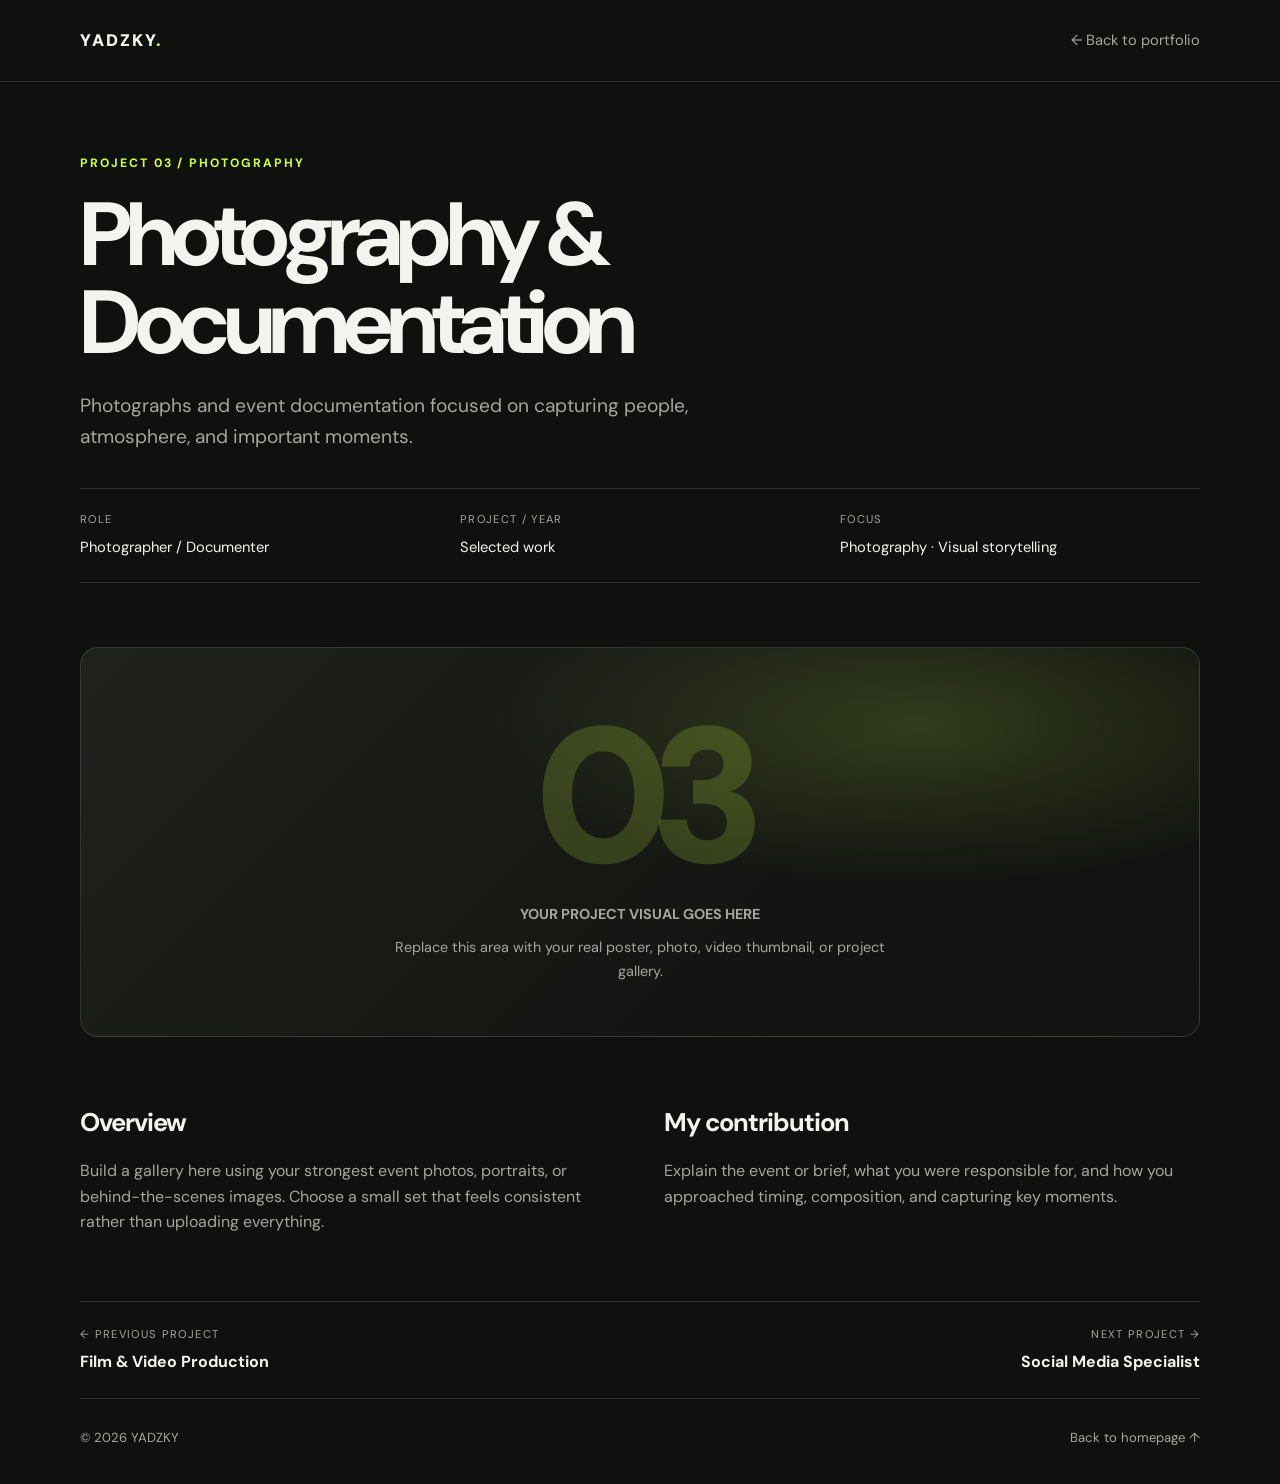
<file: yadzky-project-pages/project-03.html>
<!DOCTYPE html>
<html lang="en">
<head>
  <meta charset="UTF-8">
  <meta name="viewport" content="width=device-width, initial-scale=1.0">
  <meta name="theme-color" content="#10100f">
  <title>Photography & Documentation — YADZKY</title>
  <meta name="description" content="Photographs and event documentation focused on capturing people, atmosphere, and important moments.">
  <link rel="preconnect" href="https://fonts.googleapis.com">
  <link rel="preconnect" href="https://fonts.gstatic.com" crossorigin>
  <link href="https://fonts.googleapis.com/css2?family=DM+Sans:wght@400;500;600;700;800;900&display=swap" rel="stylesheet">
  <style>
:root{--bg:#10100f;--panel:#171816;--text:#f4f4ef;--muted:#a5a69d;--lime:#c6ff45;--line:rgba(255,255,255,.13);--max:1120px}
*{box-sizing:border-box}html{scroll-behavior:smooth}body{margin:0;background:var(--bg);color:var(--text);font-family:'DM Sans',Arial,sans-serif;line-height:1.6}a{color:inherit;text-decoration:none}.wrap{width:min(var(--max),calc(100% - 40px));margin:auto}
header{height:82px;border-bottom:1px solid var(--line);display:flex;align-items:center}.nav{display:flex;justify-content:space-between;align-items:center;gap:20px}.logo{font-size:1.05rem;font-weight:900;letter-spacing:.12em}.logo span{color:var(--lime)}.back{color:var(--muted);font-size:.92rem}.back:hover,.project-nav a:hover{color:var(--lime)}
.hero{padding:72px 0 34px}.eyebrow{color:var(--lime);font-size:.76rem;font-weight:800;letter-spacing:.16em;text-transform:uppercase}.hero h1{font-size:clamp(2.8rem,7vw,5.7rem);line-height:.98;letter-spacing:-.065em;max-width:900px;margin:18px 0 24px}.intro{font-size:clamp(1rem,2vw,1.2rem);color:var(--muted);max-width:690px}
.meta{display:grid;grid-template-columns:repeat(3,minmax(0,1fr));gap:20px;border-top:1px solid var(--line);border-bottom:1px solid var(--line);padding:22px 0;margin:36px 0 30px}.meta-label{font-size:.7rem;color:var(--muted);letter-spacing:.12em;text-transform:uppercase;display:block;margin-bottom:5px}.meta-value{font-size:.92rem}
.visual{min-height:390px;border:1px solid var(--line);border-radius:18px;background:radial-gradient(ellipse at 75% 20%,rgba(198,255,69,.16),transparent 36%),linear-gradient(135deg,#20221d,#131411 70%);display:grid;place-items:center;text-align:center;padding:28px;overflow:hidden}.visual-inner{max-width:520px}.visual-number{font-size:clamp(5rem,20vw,12rem);font-weight:900;line-height:1;color:rgba(198,255,69,.18);letter-spacing:-.09em}.visual p{margin:10px 0 0;color:var(--muted);font-size:.9rem}.content{display:grid;grid-template-columns:1fr 1fr;gap:48px;padding:66px 0}.content h2{font-size:1.6rem;letter-spacing:-.04em;margin:0 0 14px}.content p{color:var(--muted);margin:0}.tools{display:flex;flex-wrap:wrap;gap:8px;margin-top:20px}.tools span{border:1px solid var(--line);border-radius:99px;padding:7px 12px;color:#d8d9d1;font-size:.8rem}
.project-nav{border-top:1px solid var(--line);border-bottom:1px solid var(--line);padding:24px 0;display:flex;justify-content:space-between;gap:18px}.project-nav small{display:block;color:var(--muted);font-size:.7rem;letter-spacing:.12em;text-transform:uppercase}.project-nav strong{display:block;margin-top:5px;font-size:1rem}.right{text-align:right}footer{padding:28px 0 36px;color:var(--muted);font-size:.82rem;display:flex;justify-content:space-between;gap:16px}
@media(max-width:650px){header{height:70px}.hero{padding-top:52px}.meta{grid-template-columns:1fr;gap:14px}.visual{min-height:280px}.content{grid-template-columns:1fr;gap:32px;padding:46px 0}.project-nav strong{font-size:.88rem}footer{flex-direction:column;gap:4px}}
</style>
</head>
<body>
  <header>
    <div class="wrap nav">
      <a class="logo" href="index.html" aria-label="Yadzky home">YADZKY<span>.</span></a>
      <a class="back" href="index.html">← Back to portfolio</a>
    </div>
  </header>
  <main class="wrap">
    <section class="hero">
      <div class="eyebrow">Project 03 / PHOTOGRAPHY</div>
      <h1>Photography & Documentation</h1>
      <p class="intro">Photographs and event documentation focused on capturing people, atmosphere, and important moments.</p>
      <div class="meta">
        <div><span class="meta-label">Role</span><span class="meta-value">Photographer / Documenter</span></div>
        <div><span class="meta-label">Project / Year</span><span class="meta-value">Selected work</span></div>
        <div><span class="meta-label">Focus</span><span class="meta-value">Photography · Visual storytelling</span></div>
      </div>
    </section>
    <section class="visual" aria-label="Project media placeholder">
      <div class="visual-inner">
        <div class="visual-number">03</div>
        <p><strong>YOUR PROJECT VISUAL GOES HERE</strong></p>
        <p>Replace this area with your real poster, photo, video thumbnail, or project gallery.</p>
      </div>
    </section>
    <div class="content">
      <section><h2>Overview</h2><p>Build a gallery here using your strongest event photos, portraits, or behind-the-scenes images. Choose a small set that feels consistent rather than uploading everything.</p></section>
<section><h2>My contribution</h2><p>Explain the event or brief, what you were responsible for, and how you approached timing, composition, and capturing key moments.</p></section>
    </div>
    <nav class="project-nav" aria-label="Project navigation">
      <a href="project-02.html"><small>← Previous project</small><strong>Film & Video Production</strong></a>
      <a class="right" href="project-04.html"><small>Next project →</small><strong>Social Media Specialist</strong></a>
    </nav>
  </main>
  <footer class="wrap">
    <span>© 2026 YADZKY</span>
    <a href="index.html">Back to homepage ↑</a>
  </footer>
</body>
</html>
</file>
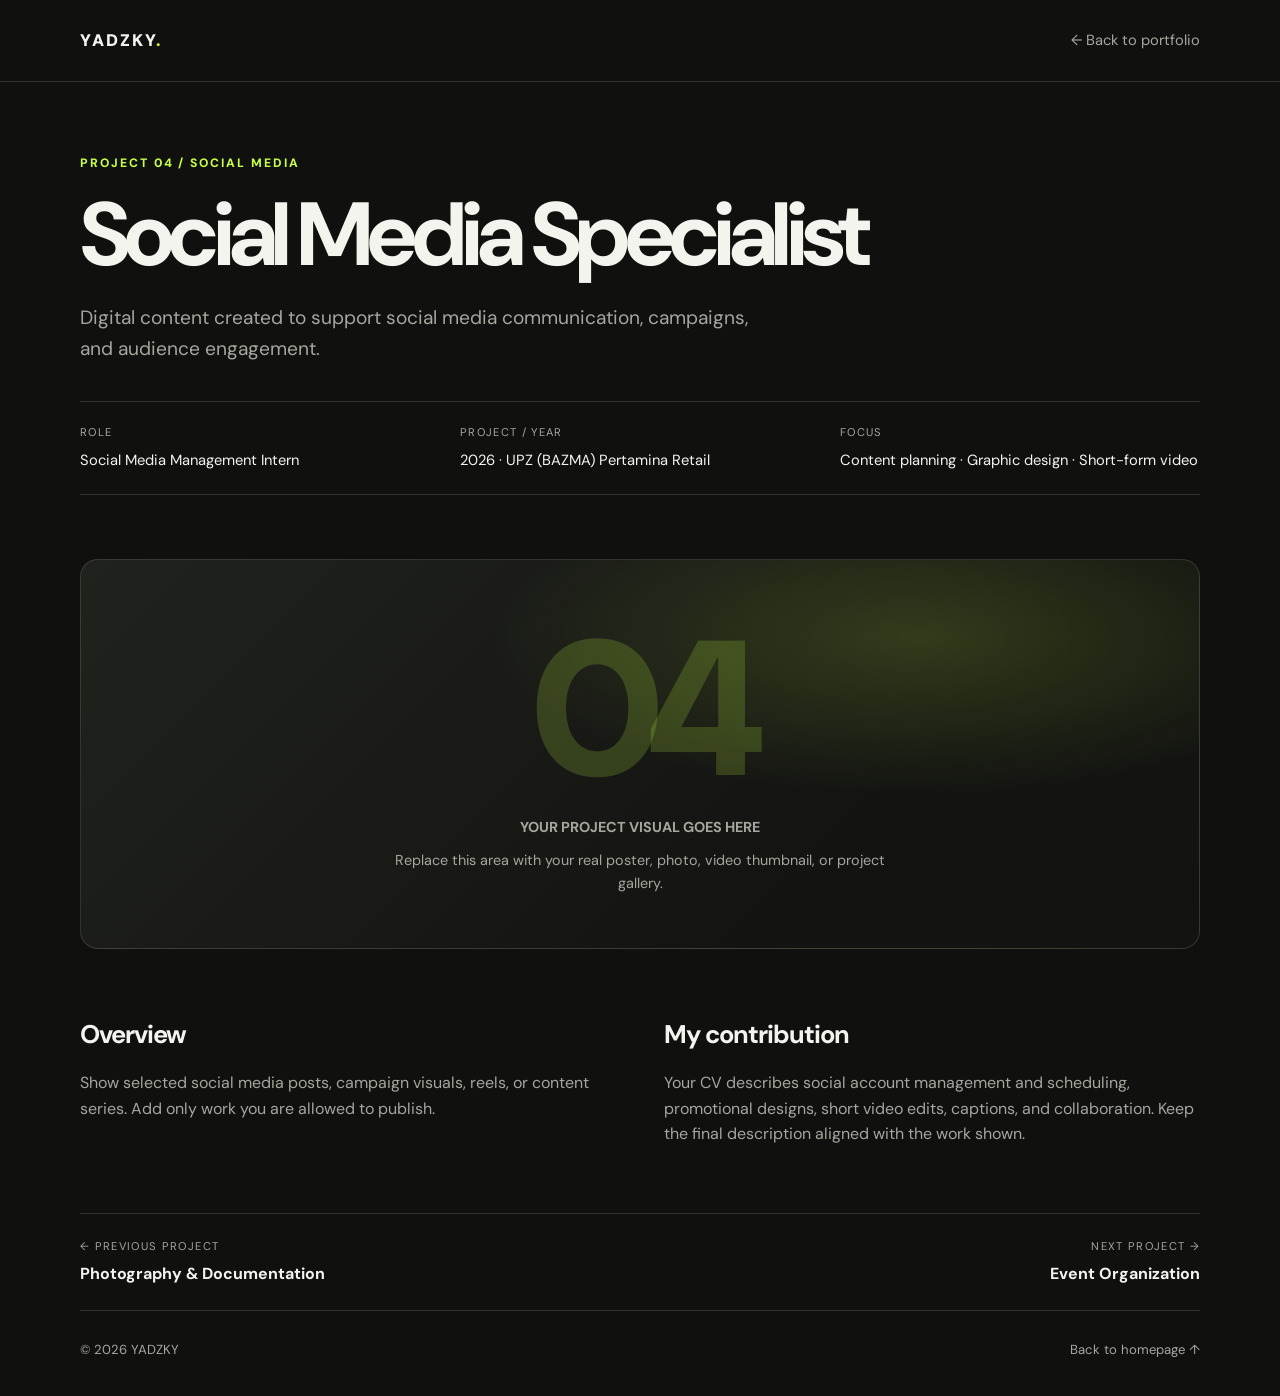
<file: yadzky-project-pages/project-04.html>
<!DOCTYPE html>
<html lang="en">
<head>
  <meta charset="UTF-8">
  <meta name="viewport" content="width=device-width, initial-scale=1.0">
  <meta name="theme-color" content="#10100f">
  <title>Social Media Specialist — YADZKY</title>
  <meta name="description" content="Digital content created to support social media communication, campaigns, and audience engagement.">
  <link rel="preconnect" href="https://fonts.googleapis.com">
  <link rel="preconnect" href="https://fonts.gstatic.com" crossorigin>
  <link href="https://fonts.googleapis.com/css2?family=DM+Sans:wght@400;500;600;700;800;900&display=swap" rel="stylesheet">
  <style>
:root{--bg:#10100f;--panel:#171816;--text:#f4f4ef;--muted:#a5a69d;--lime:#c6ff45;--line:rgba(255,255,255,.13);--max:1120px}
*{box-sizing:border-box}html{scroll-behavior:smooth}body{margin:0;background:var(--bg);color:var(--text);font-family:'DM Sans',Arial,sans-serif;line-height:1.6}a{color:inherit;text-decoration:none}.wrap{width:min(var(--max),calc(100% - 40px));margin:auto}
header{height:82px;border-bottom:1px solid var(--line);display:flex;align-items:center}.nav{display:flex;justify-content:space-between;align-items:center;gap:20px}.logo{font-size:1.05rem;font-weight:900;letter-spacing:.12em}.logo span{color:var(--lime)}.back{color:var(--muted);font-size:.92rem}.back:hover,.project-nav a:hover{color:var(--lime)}
.hero{padding:72px 0 34px}.eyebrow{color:var(--lime);font-size:.76rem;font-weight:800;letter-spacing:.16em;text-transform:uppercase}.hero h1{font-size:clamp(2.8rem,7vw,5.7rem);line-height:.98;letter-spacing:-.065em;max-width:900px;margin:18px 0 24px}.intro{font-size:clamp(1rem,2vw,1.2rem);color:var(--muted);max-width:690px}
.meta{display:grid;grid-template-columns:repeat(3,minmax(0,1fr));gap:20px;border-top:1px solid var(--line);border-bottom:1px solid var(--line);padding:22px 0;margin:36px 0 30px}.meta-label{font-size:.7rem;color:var(--muted);letter-spacing:.12em;text-transform:uppercase;display:block;margin-bottom:5px}.meta-value{font-size:.92rem}
.visual{min-height:390px;border:1px solid var(--line);border-radius:18px;background:radial-gradient(ellipse at 75% 20%,rgba(198,255,69,.16),transparent 36%),linear-gradient(135deg,#20221d,#131411 70%);display:grid;place-items:center;text-align:center;padding:28px;overflow:hidden}.visual-inner{max-width:520px}.visual-number{font-size:clamp(5rem,20vw,12rem);font-weight:900;line-height:1;color:rgba(198,255,69,.18);letter-spacing:-.09em}.visual p{margin:10px 0 0;color:var(--muted);font-size:.9rem}.content{display:grid;grid-template-columns:1fr 1fr;gap:48px;padding:66px 0}.content h2{font-size:1.6rem;letter-spacing:-.04em;margin:0 0 14px}.content p{color:var(--muted);margin:0}.tools{display:flex;flex-wrap:wrap;gap:8px;margin-top:20px}.tools span{border:1px solid var(--line);border-radius:99px;padding:7px 12px;color:#d8d9d1;font-size:.8rem}
.project-nav{border-top:1px solid var(--line);border-bottom:1px solid var(--line);padding:24px 0;display:flex;justify-content:space-between;gap:18px}.project-nav small{display:block;color:var(--muted);font-size:.7rem;letter-spacing:.12em;text-transform:uppercase}.project-nav strong{display:block;margin-top:5px;font-size:1rem}.right{text-align:right}footer{padding:28px 0 36px;color:var(--muted);font-size:.82rem;display:flex;justify-content:space-between;gap:16px}
@media(max-width:650px){header{height:70px}.hero{padding-top:52px}.meta{grid-template-columns:1fr;gap:14px}.visual{min-height:280px}.content{grid-template-columns:1fr;gap:32px;padding:46px 0}.project-nav strong{font-size:.88rem}footer{flex-direction:column;gap:4px}}
</style>
</head>
<body>
  <header>
    <div class="wrap nav">
      <a class="logo" href="index.html" aria-label="Yadzky home">YADZKY<span>.</span></a>
      <a class="back" href="index.html">← Back to portfolio</a>
    </div>
  </header>
  <main class="wrap">
    <section class="hero">
      <div class="eyebrow">Project 04 / SOCIAL MEDIA</div>
      <h1>Social Media Specialist</h1>
      <p class="intro">Digital content created to support social media communication, campaigns, and audience engagement.</p>
      <div class="meta">
        <div><span class="meta-label">Role</span><span class="meta-value">Social Media Management Intern</span></div>
        <div><span class="meta-label">Project / Year</span><span class="meta-value">2026 · UPZ (BAZMA) Pertamina Retail</span></div>
        <div><span class="meta-label">Focus</span><span class="meta-value">Content planning · Graphic design · Short-form video</span></div>
      </div>
    </section>
    <section class="visual" aria-label="Project media placeholder">
      <div class="visual-inner">
        <div class="visual-number">04</div>
        <p><strong>YOUR PROJECT VISUAL GOES HERE</strong></p>
        <p>Replace this area with your real poster, photo, video thumbnail, or project gallery.</p>
      </div>
    </section>
    <div class="content">
      <section><h2>Overview</h2><p>Show selected social media posts, campaign visuals, reels, or content series. Add only work you are allowed to publish.</p></section>
<section><h2>My contribution</h2><p>Your CV describes social account management and scheduling, promotional designs, short video edits, captions, and collaboration. Keep the final description aligned with the work shown.</p></section>
    </div>
    <nav class="project-nav" aria-label="Project navigation">
      <a href="project-03.html"><small>← Previous project</small><strong>Photography & Documentation</strong></a>
      <a class="right" href="project-05.html"><small>Next project →</small><strong>Event Organization</strong></a>
    </nav>
  </main>
  <footer class="wrap">
    <span>© 2026 YADZKY</span>
    <a href="index.html">Back to homepage ↑</a>
  </footer>
</body>
</html>
</file>
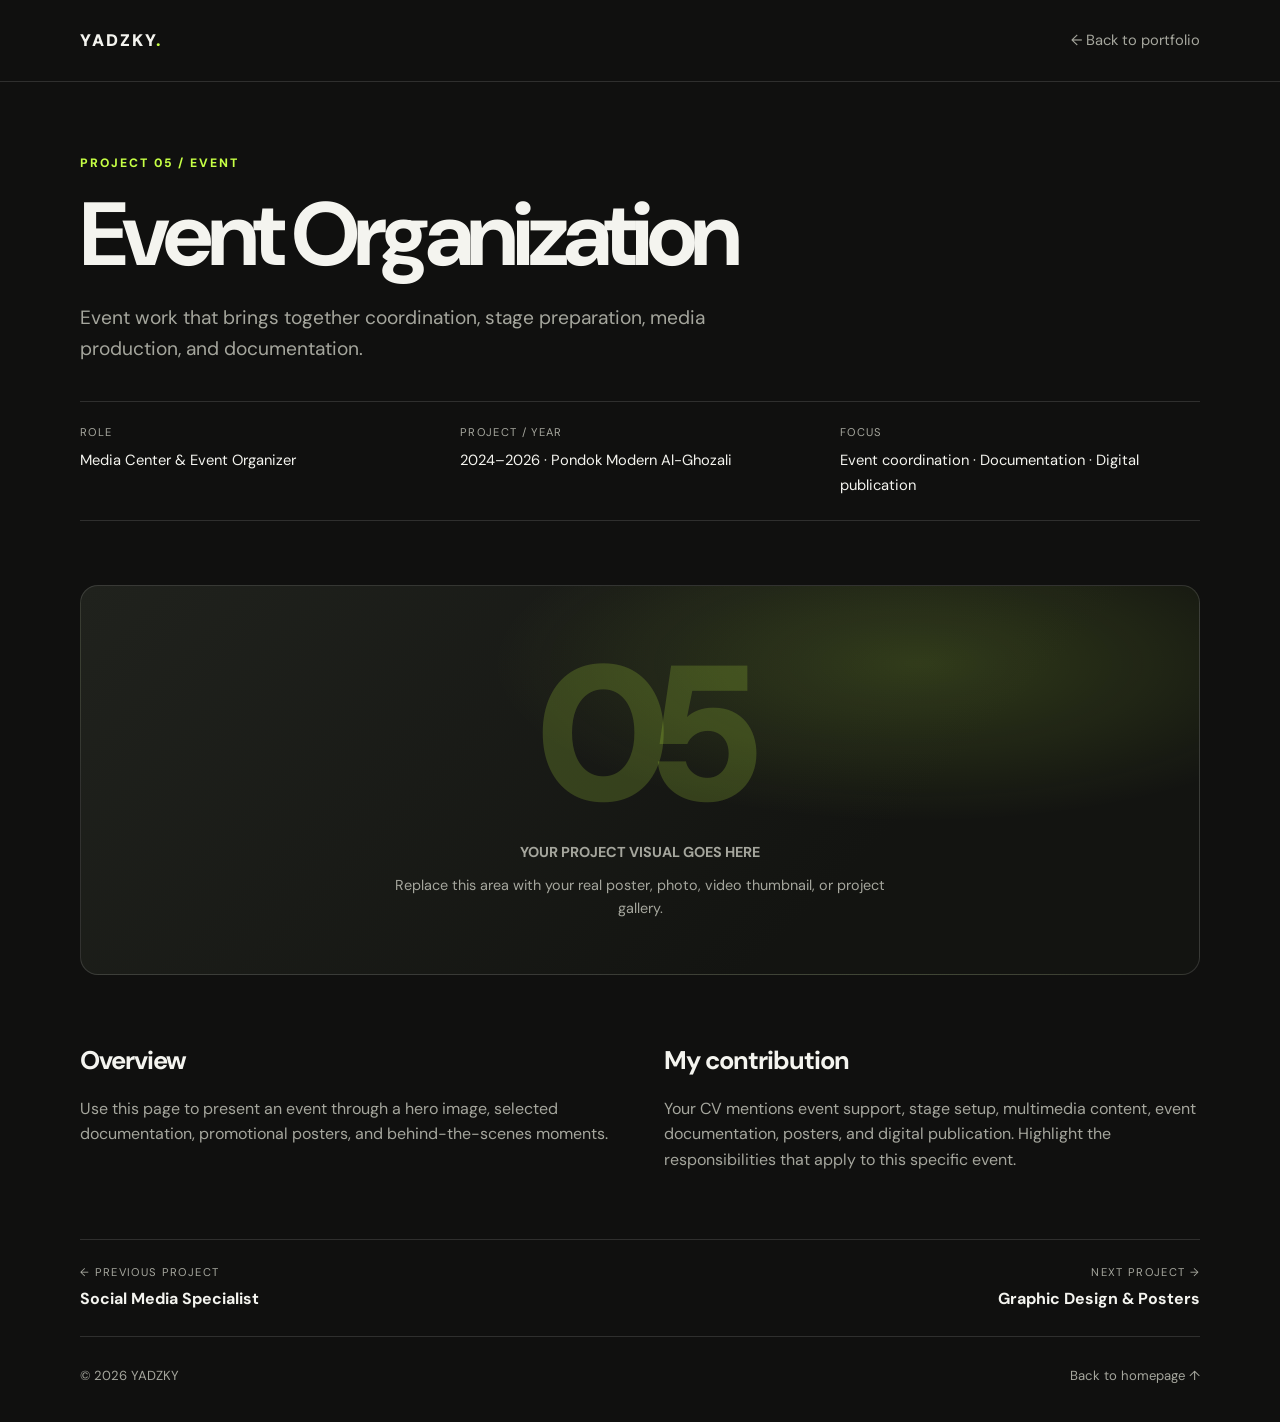
<file: yadzky-project-pages/project-05.html>
<!DOCTYPE html>
<html lang="en">
<head>
  <meta charset="UTF-8">
  <meta name="viewport" content="width=device-width, initial-scale=1.0">
  <meta name="theme-color" content="#10100f">
  <title>Event Organization — YADZKY</title>
  <meta name="description" content="Event work that brings together coordination, stage preparation, media production, and documentation.">
  <link rel="preconnect" href="https://fonts.googleapis.com">
  <link rel="preconnect" href="https://fonts.gstatic.com" crossorigin>
  <link href="https://fonts.googleapis.com/css2?family=DM+Sans:wght@400;500;600;700;800;900&display=swap" rel="stylesheet">
  <style>
:root{--bg:#10100f;--panel:#171816;--text:#f4f4ef;--muted:#a5a69d;--lime:#c6ff45;--line:rgba(255,255,255,.13);--max:1120px}
*{box-sizing:border-box}html{scroll-behavior:smooth}body{margin:0;background:var(--bg);color:var(--text);font-family:'DM Sans',Arial,sans-serif;line-height:1.6}a{color:inherit;text-decoration:none}.wrap{width:min(var(--max),calc(100% - 40px));margin:auto}
header{height:82px;border-bottom:1px solid var(--line);display:flex;align-items:center}.nav{display:flex;justify-content:space-between;align-items:center;gap:20px}.logo{font-size:1.05rem;font-weight:900;letter-spacing:.12em}.logo span{color:var(--lime)}.back{color:var(--muted);font-size:.92rem}.back:hover,.project-nav a:hover{color:var(--lime)}
.hero{padding:72px 0 34px}.eyebrow{color:var(--lime);font-size:.76rem;font-weight:800;letter-spacing:.16em;text-transform:uppercase}.hero h1{font-size:clamp(2.8rem,7vw,5.7rem);line-height:.98;letter-spacing:-.065em;max-width:900px;margin:18px 0 24px}.intro{font-size:clamp(1rem,2vw,1.2rem);color:var(--muted);max-width:690px}
.meta{display:grid;grid-template-columns:repeat(3,minmax(0,1fr));gap:20px;border-top:1px solid var(--line);border-bottom:1px solid var(--line);padding:22px 0;margin:36px 0 30px}.meta-label{font-size:.7rem;color:var(--muted);letter-spacing:.12em;text-transform:uppercase;display:block;margin-bottom:5px}.meta-value{font-size:.92rem}
.visual{min-height:390px;border:1px solid var(--line);border-radius:18px;background:radial-gradient(ellipse at 75% 20%,rgba(198,255,69,.16),transparent 36%),linear-gradient(135deg,#20221d,#131411 70%);display:grid;place-items:center;text-align:center;padding:28px;overflow:hidden}.visual-inner{max-width:520px}.visual-number{font-size:clamp(5rem,20vw,12rem);font-weight:900;line-height:1;color:rgba(198,255,69,.18);letter-spacing:-.09em}.visual p{margin:10px 0 0;color:var(--muted);font-size:.9rem}.content{display:grid;grid-template-columns:1fr 1fr;gap:48px;padding:66px 0}.content h2{font-size:1.6rem;letter-spacing:-.04em;margin:0 0 14px}.content p{color:var(--muted);margin:0}.tools{display:flex;flex-wrap:wrap;gap:8px;margin-top:20px}.tools span{border:1px solid var(--line);border-radius:99px;padding:7px 12px;color:#d8d9d1;font-size:.8rem}
.project-nav{border-top:1px solid var(--line);border-bottom:1px solid var(--line);padding:24px 0;display:flex;justify-content:space-between;gap:18px}.project-nav small{display:block;color:var(--muted);font-size:.7rem;letter-spacing:.12em;text-transform:uppercase}.project-nav strong{display:block;margin-top:5px;font-size:1rem}.right{text-align:right}footer{padding:28px 0 36px;color:var(--muted);font-size:.82rem;display:flex;justify-content:space-between;gap:16px}
@media(max-width:650px){header{height:70px}.hero{padding-top:52px}.meta{grid-template-columns:1fr;gap:14px}.visual{min-height:280px}.content{grid-template-columns:1fr;gap:32px;padding:46px 0}.project-nav strong{font-size:.88rem}footer{flex-direction:column;gap:4px}}
</style>
</head>
<body>
  <header>
    <div class="wrap nav">
      <a class="logo" href="index.html" aria-label="Yadzky home">YADZKY<span>.</span></a>
      <a class="back" href="index.html">← Back to portfolio</a>
    </div>
  </header>
  <main class="wrap">
    <section class="hero">
      <div class="eyebrow">Project 05 / EVENT</div>
      <h1>Event Organization</h1>
      <p class="intro">Event work that brings together coordination, stage preparation, media production, and documentation.</p>
      <div class="meta">
        <div><span class="meta-label">Role</span><span class="meta-value">Media Center & Event Organizer</span></div>
        <div><span class="meta-label">Project / Year</span><span class="meta-value">2024–2026 · Pondok Modern Al-Ghozali</span></div>
        <div><span class="meta-label">Focus</span><span class="meta-value">Event coordination · Documentation · Digital publication</span></div>
      </div>
    </section>
    <section class="visual" aria-label="Project media placeholder">
      <div class="visual-inner">
        <div class="visual-number">05</div>
        <p><strong>YOUR PROJECT VISUAL GOES HERE</strong></p>
        <p>Replace this area with your real poster, photo, video thumbnail, or project gallery.</p>
      </div>
    </section>
    <div class="content">
      <section><h2>Overview</h2><p>Use this page to present an event through a hero image, selected documentation, promotional posters, and behind-the-scenes moments.</p></section>
<section><h2>My contribution</h2><p>Your CV mentions event support, stage setup, multimedia content, event documentation, posters, and digital publication. Highlight the responsibilities that apply to this specific event.</p></section>
    </div>
    <nav class="project-nav" aria-label="Project navigation">
      <a href="project-04.html"><small>← Previous project</small><strong>Social Media Specialist</strong></a>
      <a class="right" href="project-01.html"><small>Next project →</small><strong>Graphic Design & Posters</strong></a>
    </nav>
  </main>
  <footer class="wrap">
    <span>© 2026 YADZKY</span>
    <a href="index.html">Back to homepage ↑</a>
  </footer>
</body>
</html>
</file>
